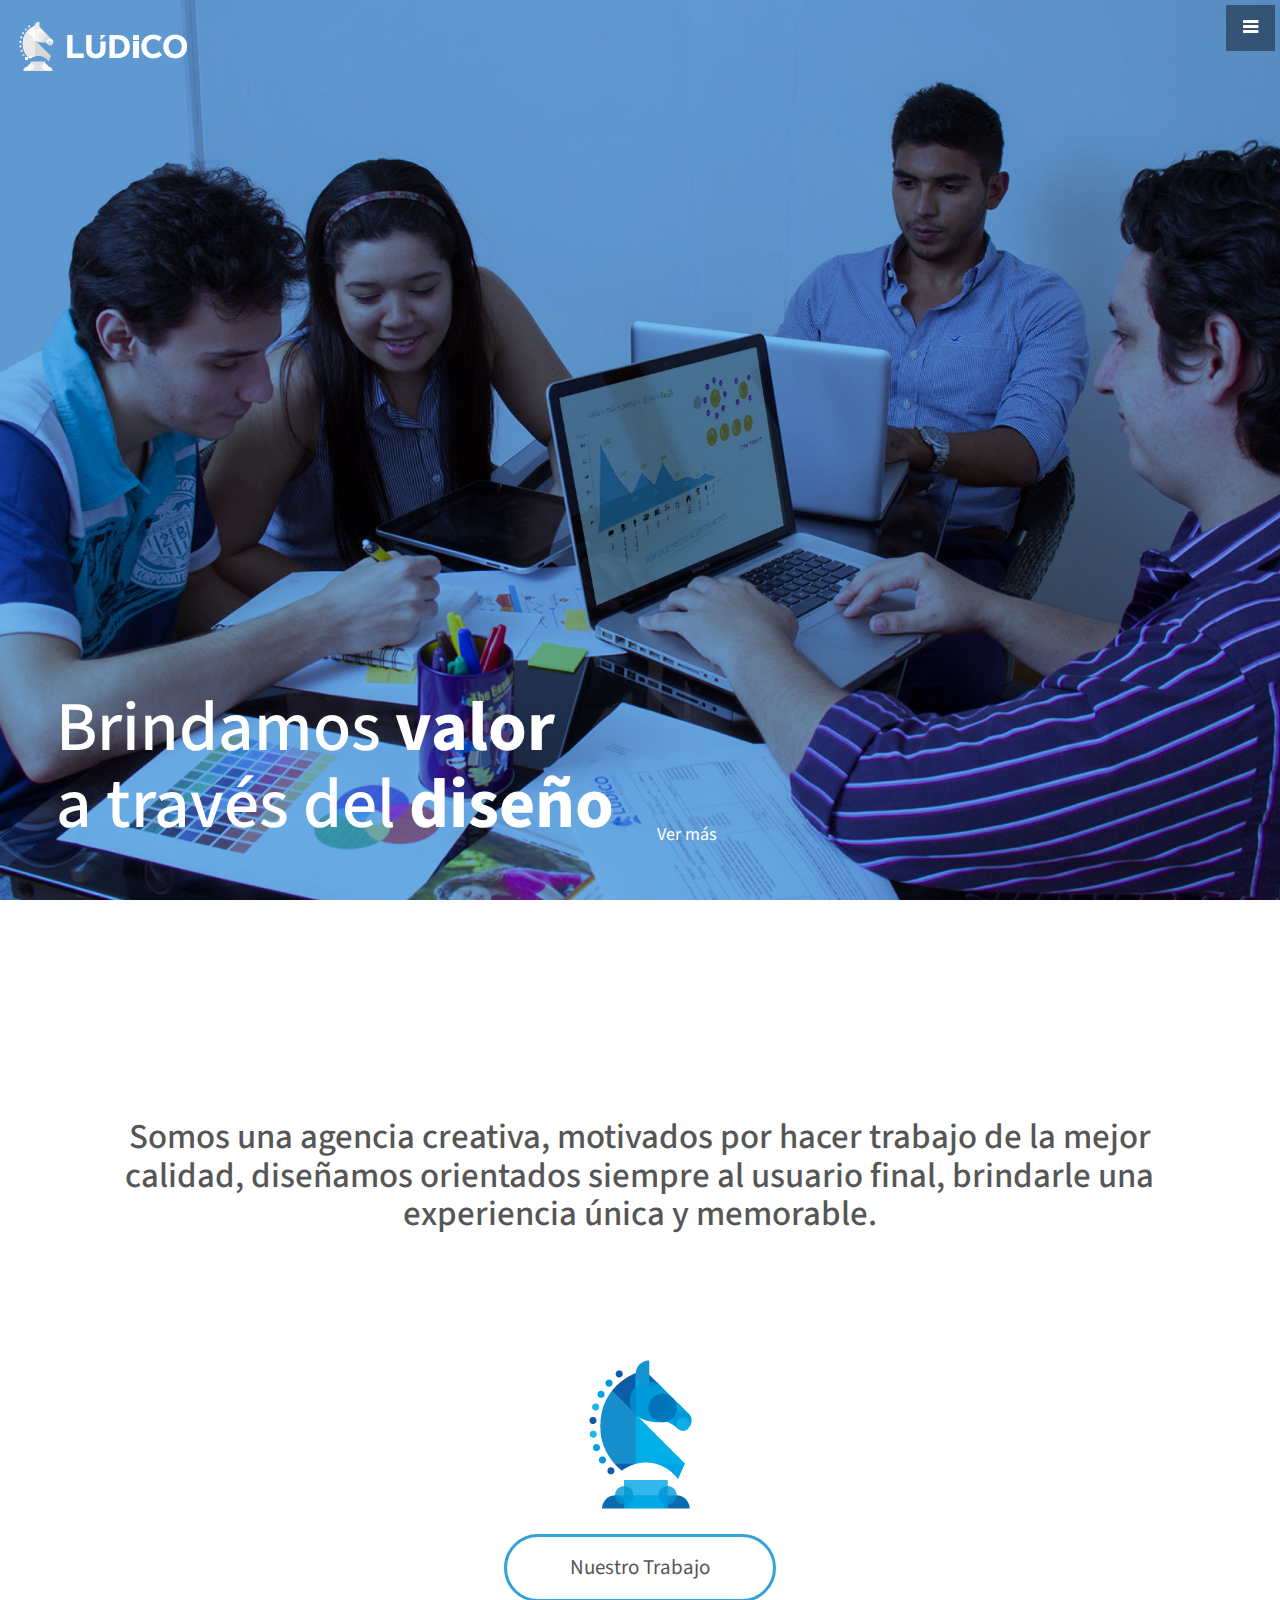
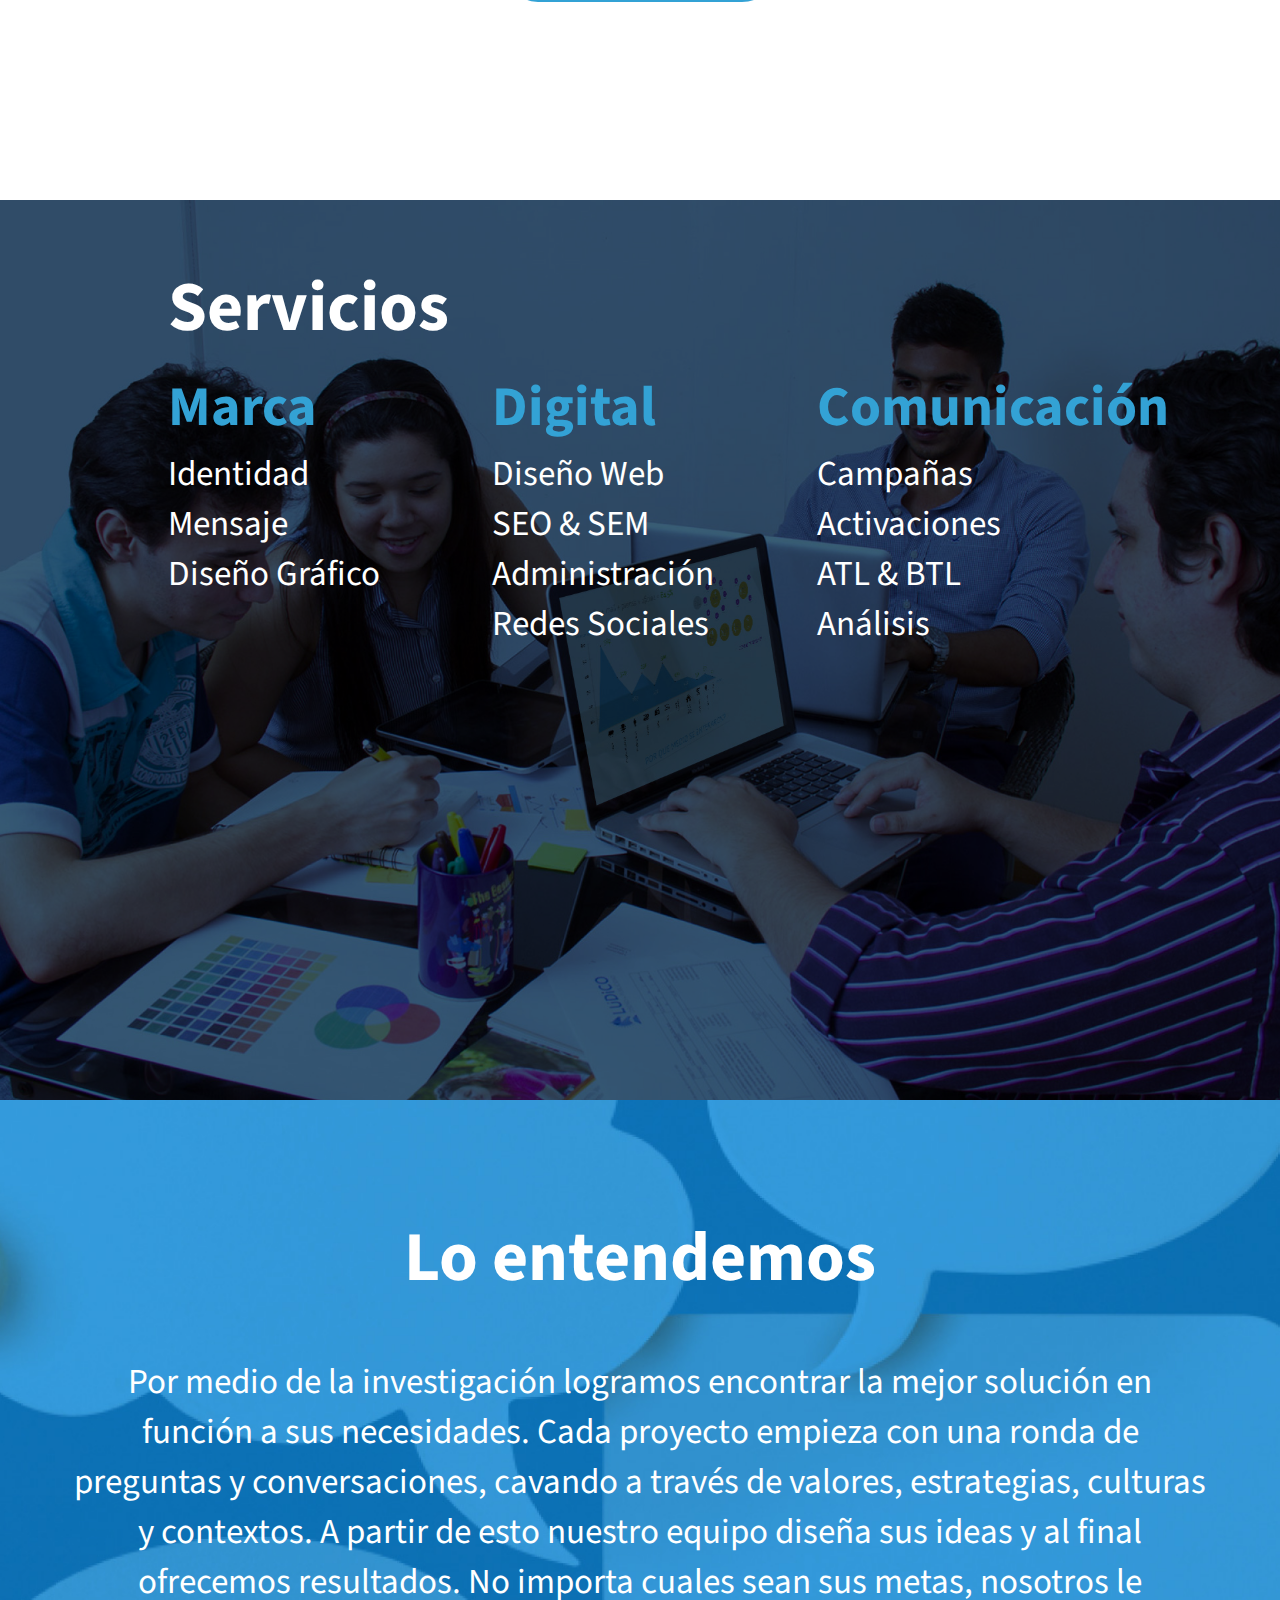
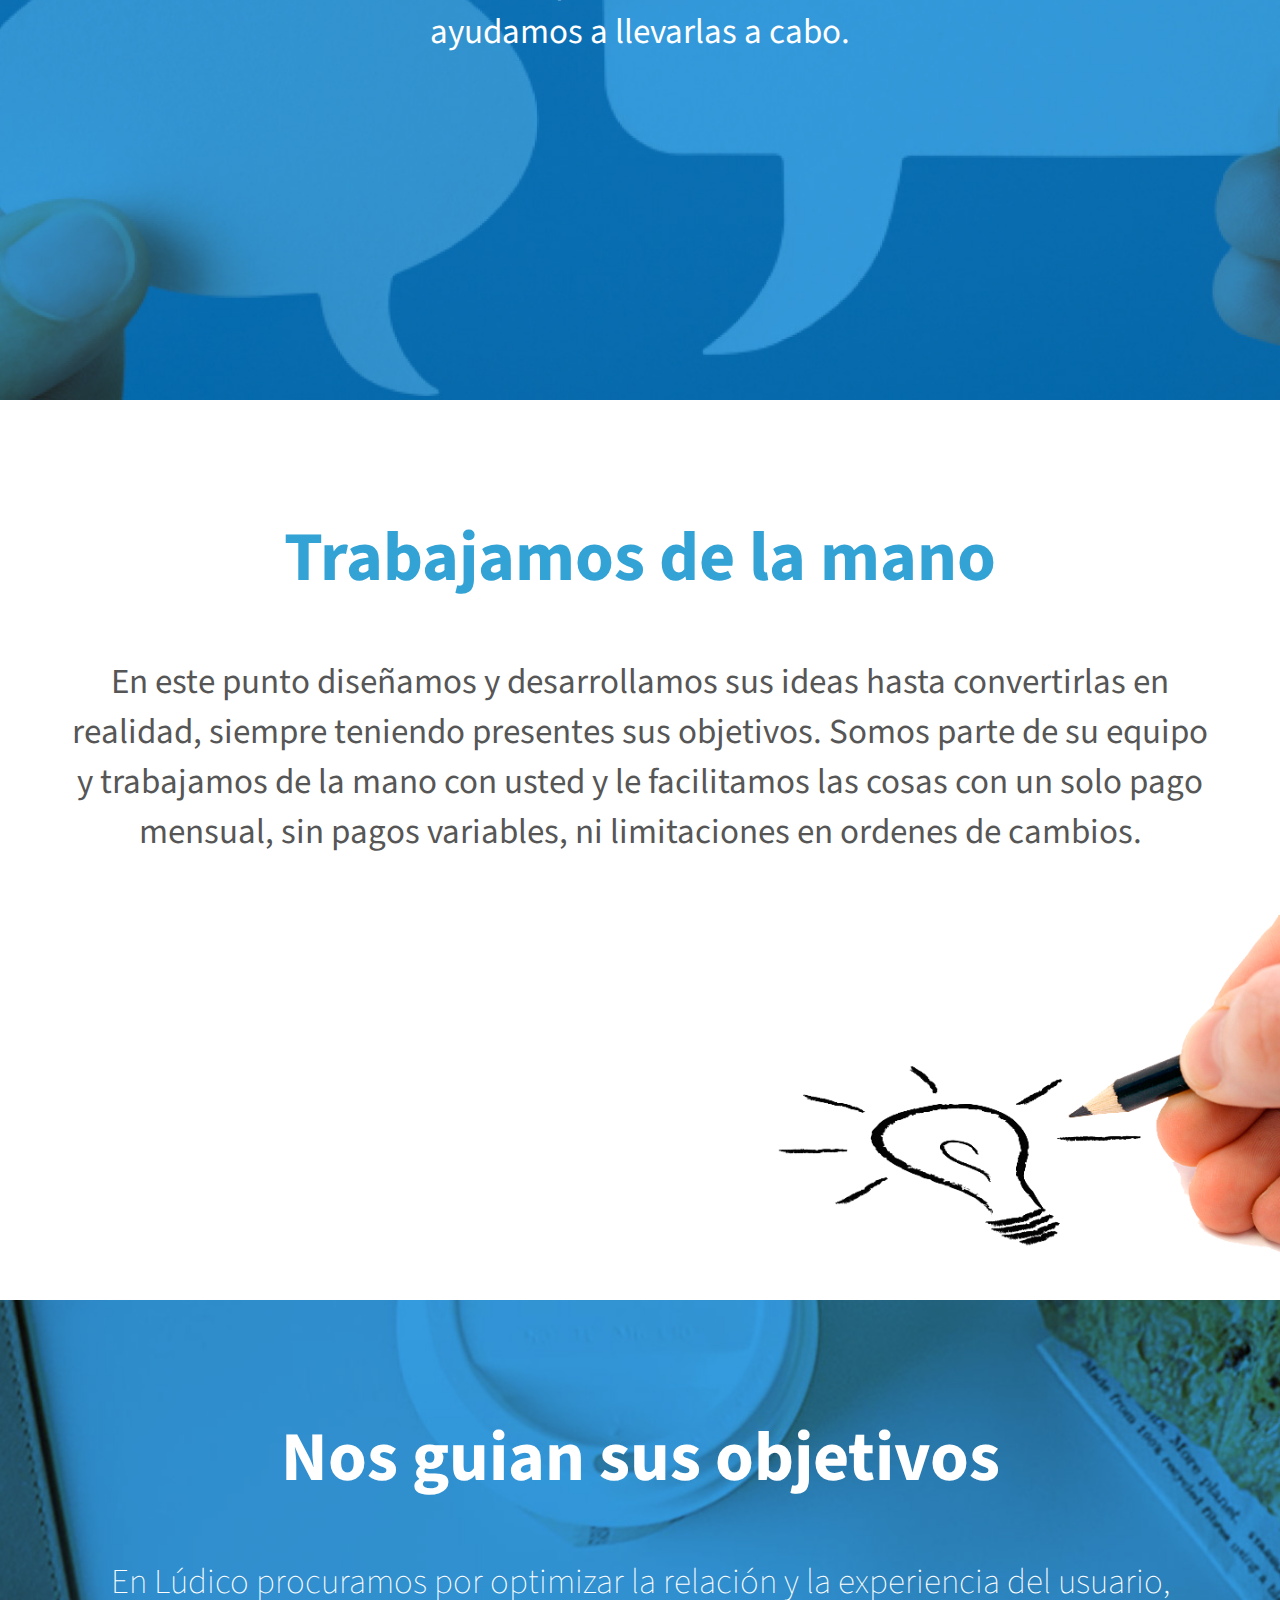
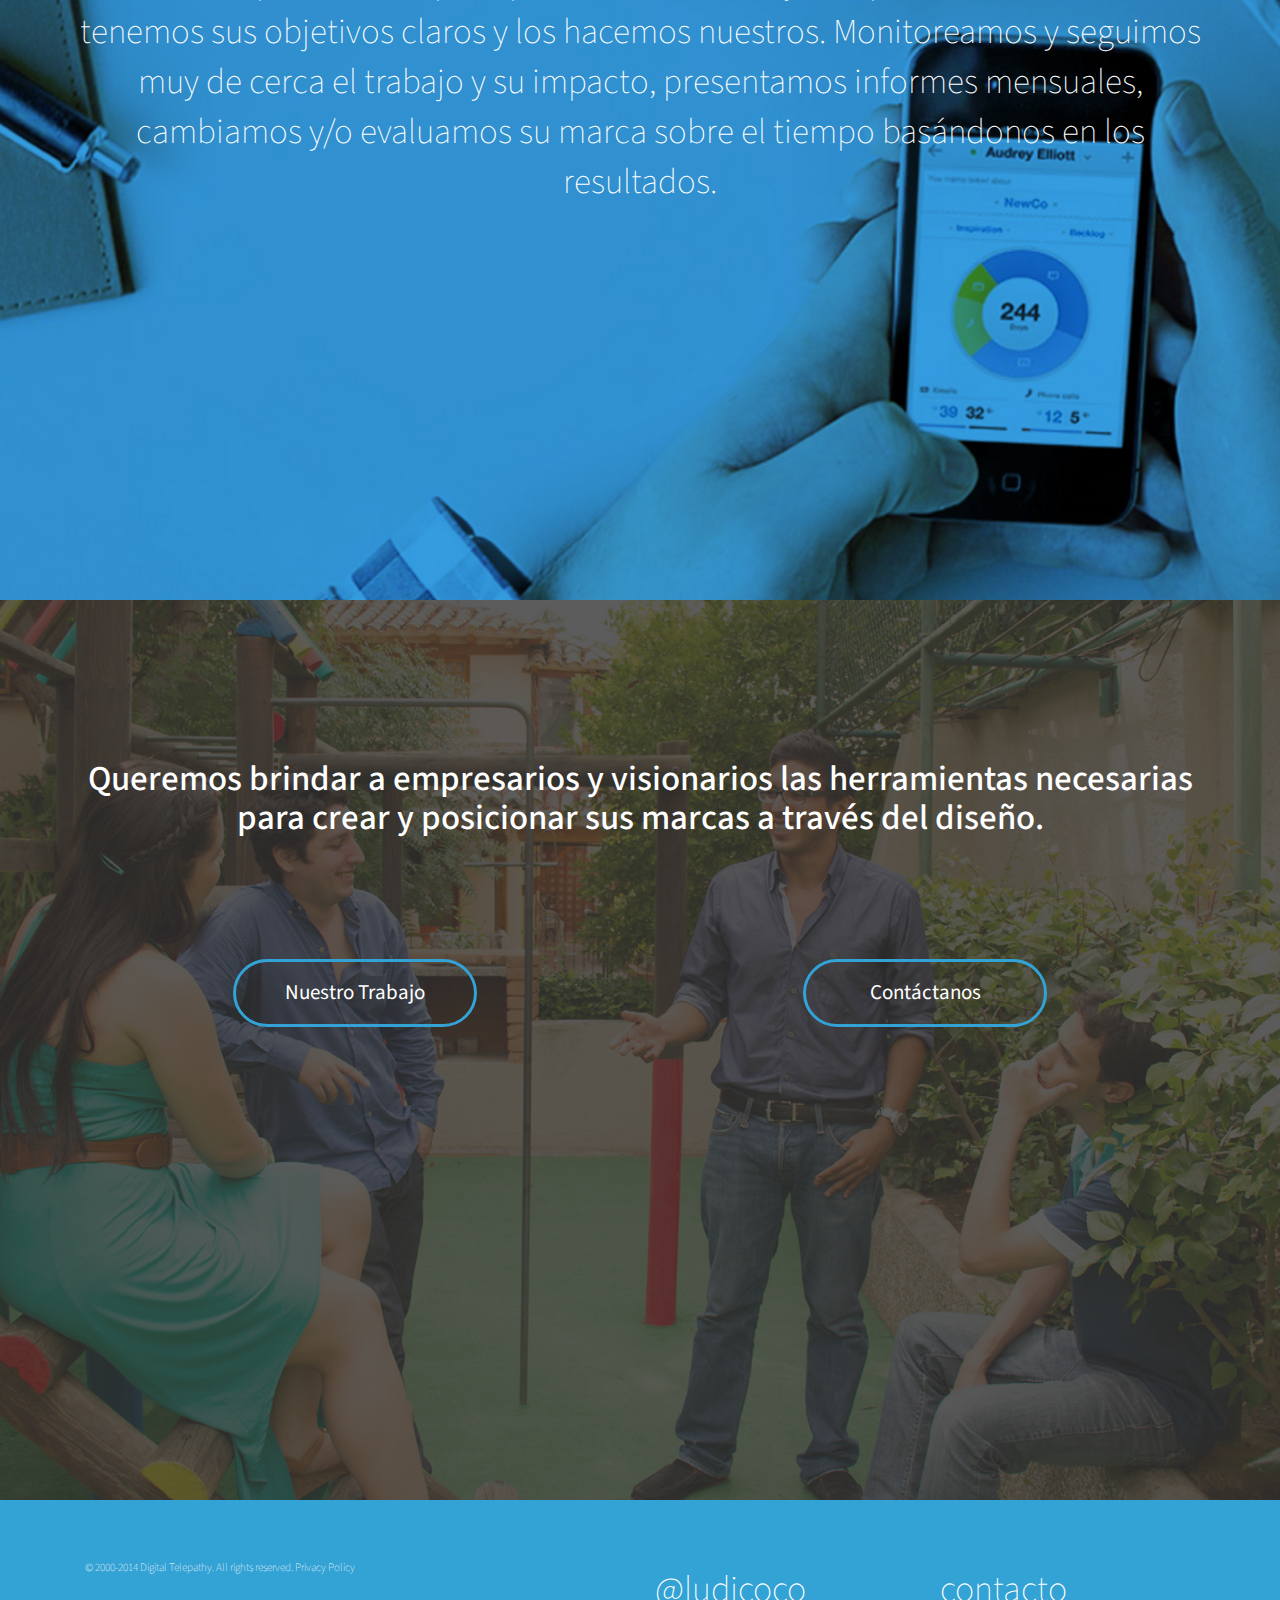
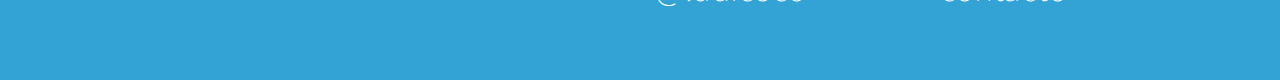
<file: index.html>
<!DOCTYPE html>
<html lang="en">

<head>

    <meta charset="utf-8">
    <meta http-equiv="X-UA-Compatible" content="IE=edge">
    <meta name="viewport" content="width=device-width, initial-scale=1">
    <meta name="description" content="">
    <meta name="author" content="">

    <title>Ludico - Diseño y publicidad</title>

    <!-- Bootstrap Core CSS -->
    <link href="css/bootstrap.min.css" rel="stylesheet">

    <!-- Custom CSS -->
    <link href="css/stylish-portfolio.css" rel="stylesheet">

    <!-- Custom Fonts -->
    <link href="font-awesome-4.1.0/css/font-awesome.min.css" rel="stylesheet" type="text/css">
    <link href="http://fonts.googleapis.com/css?family=Source+Sans+Pro:300,400,700,300italic,400italic,700italic" rel="stylesheet" type="text/css">

    <!-- HTML5 Shim and Respond.js IE8 support of HTML5 elements and media queries -->
    <!-- WARNING: Respond.js doesn't work if you view the page via file:// -->
    <!--[if lt IE 9]>
        <script src="https://oss.maxcdn.com/libs/html5shiv/3.7.0/html5shiv.js"></script>
        <script src="https://oss.maxcdn.com/libs/respond.js/1.4.2/respond.min.js"></script>
    <![endif]-->

</head>

<body>

    <!-- Navigation -->
    <a id="menu-toggle" href="#" class="btn btn-dark btn-lg toggle"><i class="fa fa-bars"></i> </a>
    <nav id="sidebar-wrapper">
        <ul class="sidebar-nav">
            <a id="menu-close" href="#" class="btn btn-light btn-lg pull-right toggle"><i class="fa fa-times"></i></a>
            <li class="sidebar-brand">
                <a href="#top">Ludico</a>
            </li>
            <li>
                <a href="#top">Inicio</a>
            </li>
            <li>
                <a href="portfolio.html">Trabajos</a>
            </li>
            <li>
                <a href="#">Blog</a>
            </li>
            <li>
                <a href="#contact">Contacto</a>
            </li>

            <li>
                <a href="#top">Top</a>
            </li>
            <li>
                <a href="#about">About</a>
            </li>
            <li>
                <a href="#services">Services</a>
            </li>
            <li>
                <a href="#understand">Understand</a>
            </li>
            <li>
                <a href="#hand">Hand</a>
            </li>
            <li>
                <a href="#guide">Guide</a>
            </li>
            <li>
                <a href="#work">Work</a>
            </li>
        </ul>
    </nav>



    <!-- Header -->
    <header id="top" class="header nextScroll">
        <img src="img/logo.png"/>
        <div class="intro">
            <h3>Brindamos <span>valor</span></h3>
            <h3>a través del <span>diseño</span></h3>
        </div>
        <div class="btnVerMas">
            <a href="#about" class="btn btn-lg">Ver más</a>
        </div>
    </header>

    <!-- About -->
    <section id="about" class="about nextScroll">
        <div class="container">
            <div class="row">
                <div class="col-lg-12 v-wrap">
                    <section class="v-box">
                        <h2>Somos una agencia creativa, motivados por hacer trabajo de la
                            mejor calidad, diseñamos orientados siempre al usuario final,
                            brindarle una experiencia única y memorable.
                        </h2>
                        <figure>
                            <img src="img/logosimbolo.png"/>
                        </figure>
                        <a href="portfolio.html" class="btn btn-mybtn btn-mylg">Nuestro Trabajo</a>
                    </section>
                </div>
            </div>
            <!-- /.row -->
        </div>
        <!-- /.container -->
    </section>

    <!-- Services -->
    <!-- The circle icons use Font Awesome's stacked icon classes. For more information, visit http://fontawesome.io/examples/ -->
    <section id="services" class="services bg-primary nextScroll">
        <div class="content">
            <div class="container">
                <div class="row">
                    <div class="col-lg-10 col-lg-offset-1">
                        <h2>Servicios</h2>
                        <div class="row">
                            <div class="col-sm-4">
                                <div class="service-item">
                                    <h3>Marca</h3>
                                    <ul>
                                        <li>Identidad</li>
                                        <li>Mensaje</li>
                                        <li>Diseño Gráfico</li>
                                    </ul>
                                </div>
                            </div>
                            <div class="col-sm-4">
                                <div class="service-item">
                                    <h3>
                                        <strong>Digital</strong>
                                    </h3>
                                    <ul>
                                        <li>Diseño Web</li>
                                        <li>SEO & SEM</li>
                                        <li>Administración</li>
                                        <li>Redes Sociales</li>
                                    </ul>
                                </div>
                            </div>
                            <div class="col-sm-4">
                                <div class="service-item">
                                    <h3>
                                        <strong>Comunicación</strong>
                                    </h3>
                                    <ul>
                                        <li>Campañas</li>
                                        <li>Activaciones</li>
                                        <li>ATL & BTL</li>
                                        <li>Análisis</li>
                                    </ul>
                                </div>
                            </div>
                        </div>
                        <!-- /.row (nested) -->
                    </div>
                    <!-- /.col-lg-10 -->
                </div>
                <!-- /.row -->
            </div>
            <!-- /.container -->
        </div>
    </section>

    <!-- Understand -->
    <section id="understand" class="understand nextScroll">
        <div class="container">
            <div class="row">
                <div class="col-lg-12 text-center">
                    <h2>Lo entendemos</h2>
                    <p>
                        Por medio de la investigación logramos encontrar la mejor solución en función a
                        sus necesidades. Cada proyecto empieza con una ronda de preguntas y
                        conversaciones, cavando a través de valores, estrategias, culturas y contextos.
                        A partir de esto nuestro equipo diseña sus ideas y al final ofrecemos resultados.
                        No importa cuales sean sus metas, nosotros le ayudamos a llevarlas a cabo.
                    </p>
                </div>
            </div>
            <!-- /.row -->
        </div>
        <!-- /.container -->
    </section>

    <!-- Hand -->
    <section id="hand" class="hand nextScroll">
        <div class="container">
            <div class="row">
                <div class="col-lg-12 text-center">
                    <h2>Trabajamos de la mano</h2>
                    <p>
                        En este punto diseñamos y desarrollamos sus ideas hasta convertirlas en realidad,
                        siempre teniendo presentes sus objetivos. Somos parte de su equipo y trabajamos
                        de la mano con usted y le facilitamos las cosas con un solo pago mensual, sin pagos
                        variables, ni limitaciones en ordenes de cambios.
                    </p>
                </div>
                <figure>
                    <img src="img/servicios.png" />
                </figure>
            </div>
            <!-- /.row -->
        </div>
        <!-- /.container -->
    </section>

    <!-- Guide -->
    <section id="guide" class="guide nextScroll">
        <div class="container">
            <div class="row">
                <div class="col-lg-12 text-center">
                    <h2>Nos guian sus objetivos</h2>
                    <p>
                        En Lúdico procuramos por optimizar la relación y la experiencia del usuario, tenemos
                        sus objetivos claros y los hacemos nuestros. Monitoreamos y seguimos muy de cerca
                        el trabajo y su impacto, presentamos informes mensuales, cambiamos y/o evaluamos
                        su marca sobre el tiempo basándonos en los resultados.
                    </p>
                </div>
            </div>
            <!-- /.row -->
        </div>
        <!-- /.container -->
    </section>

    <!-- Work -->
    <section id="work" class="work nextScroll">
        <div class="container">
            <div class="row">
                <div class="col-lg-12 text-center">
                    <h4>Queremos brindar a empresarios y visionarios las herramientas
                        necesarias para crear y posicionar sus marcas a través del diseño.
                    </h4>
                </div>

                <div class="col-sm-12 My-center-Position">
                    <div class="col-sm-6">
                        <a href="portfolio.html" class="btn btn-mybtn btn-mylg">Nuestro Trabajo</a>
                    </div>
                    <div class="col-sm-6">
                        <a href="#" class="btn btn-mybtn btn-mylg">Contáctanos</a>
                    </div>
                </div>
            </div>
            <!-- /.row -->
        </div>
        <!-- /.container -->
    </section>

    <!-- Footer -->
    <footer>
        <div class="container">
            <div class="row">
                <div class="col-lg-12">
                    <p class="col-md-6">© 2000-2014 Digital Telepathy. All rights reserved. Privacy Policy</p>
                    <h4 class="col-sm-3"><a href="#">@ludicoco</a></h4>
                    <h4 class="col-sm-3"><a href="#">contacto</a></h4>
                </div>
            </div>
        </div>
    </footer>

    <!-- jQuery -->
    <script src="js/jquery.js"></script>

    <!-- Bootstrap Core JavaScript -->
    <script src="js/bootstrap.min.js"></script>



    <!-- Custom Theme JavaScript -->
    <script>



    // Closes the sidebar menu
    $("#menu-close").click(function(e) {
        e.preventDefault();
        $("#sidebar-wrapper").toggleClass("active");
    });

    // Opens the sidebar menu
    $("#menu-toggle").click(function(e) {
        e.preventDefault();
        $("#sidebar-wrapper").toggleClass("active");
    });



    $(function(){
        var flag = 0;

        //last scroll will always save the current scroll position value
        var CurrentScroll = 0;

        var top = $("#top").offset().top;
        var about = $("#about").offset().top;
        var services = $("#services").offset().top;
        var understand = $("#understand").offset().top;
        var hand = $("#hand").offset().top;
        var guide = $("#guide").offset().top;
        var work = $("#work").offset().top;


        // Scrolls to the selected menu item on the page
        $('a[href*=#]:not([href=#])').click(function() {

            if (location.pathname.replace(/^\//, '') == this.pathname.replace(/^\//, '') || location.hostname == this.hostname) {
                var target = $(this.hash);
                target = target.length ? target : $('[name=' + this.hash.slice(1) + ']');
                if (target.length) {
                    $('html,body').animate({
                        scrollTop: target.offset().top
                    }, 1000);
                    flag = 0;
                    return false;
                }
            }
        });



        // Scrolls when the users scrolls
        $(window).scroll(function(event){
            var NextScroll = $(this).scrollTop();

            /*
            var id = "#";
            var idNext = "#";
            if (location.hash==""){
                id = "#top";
            } else {
                id = location.hash;
            }

            var target = $(id).next();
            idNext = target.next().attr('id');
            */



            if (NextScroll > CurrentScroll){
                //write the codes related to down-ward scrolling here

                /*
                var idNext = "#";

                if (NextScroll > top && NextScroll <= about){
                    //Current section = top
                    idNext = $("#about");
                } else if (NextScroll > about && NextScroll <= services){
                    //Current section = about
                    idNext = $("#services");
                } else if (NextScroll > services && NextScroll <= understand){
                    //Current section = services
                    idNext = $("#understand");
                } else if (NextScroll > understand && NextScroll <= hand){
                    //Current section = understand
                } else if (NextScroll > hand && NextScroll <= guide){
                    //Current section = hand
                } else if (NextScroll > guide && NextScroll <= work){
                    //Current section = guide
                } else if (NextScroll > guide && NextScroll <= work){
                    //Current section = work
                }

                var target = $(idNext);
                var targetId = "#" + target.attr('id');

                $('a[href$="' + targetId + '"]').click();
                */





                /*if (flag == 0){
                    flag = 1;
                    var id = location.hash;
                    var target = $(id).next();
                    $('a[href$="#" + target.attr]').click();
                }*/

                //$('a[href$="' + targetId + '"]').click();


                /*$('html,body').animate({
                    scrollTop: target.offset().top
                    //scrollTop: $("#"+id).offset().top
                }, 1000);
                //location.hash = idNext;
                return false;
                */

            }
            else {
                //write the codes related to upward-scrolling here
            }
            //Updates current scroll position
            CurrentScroll = NextScroll;
        });
    });

    </script>

</body>

</html>
</file>
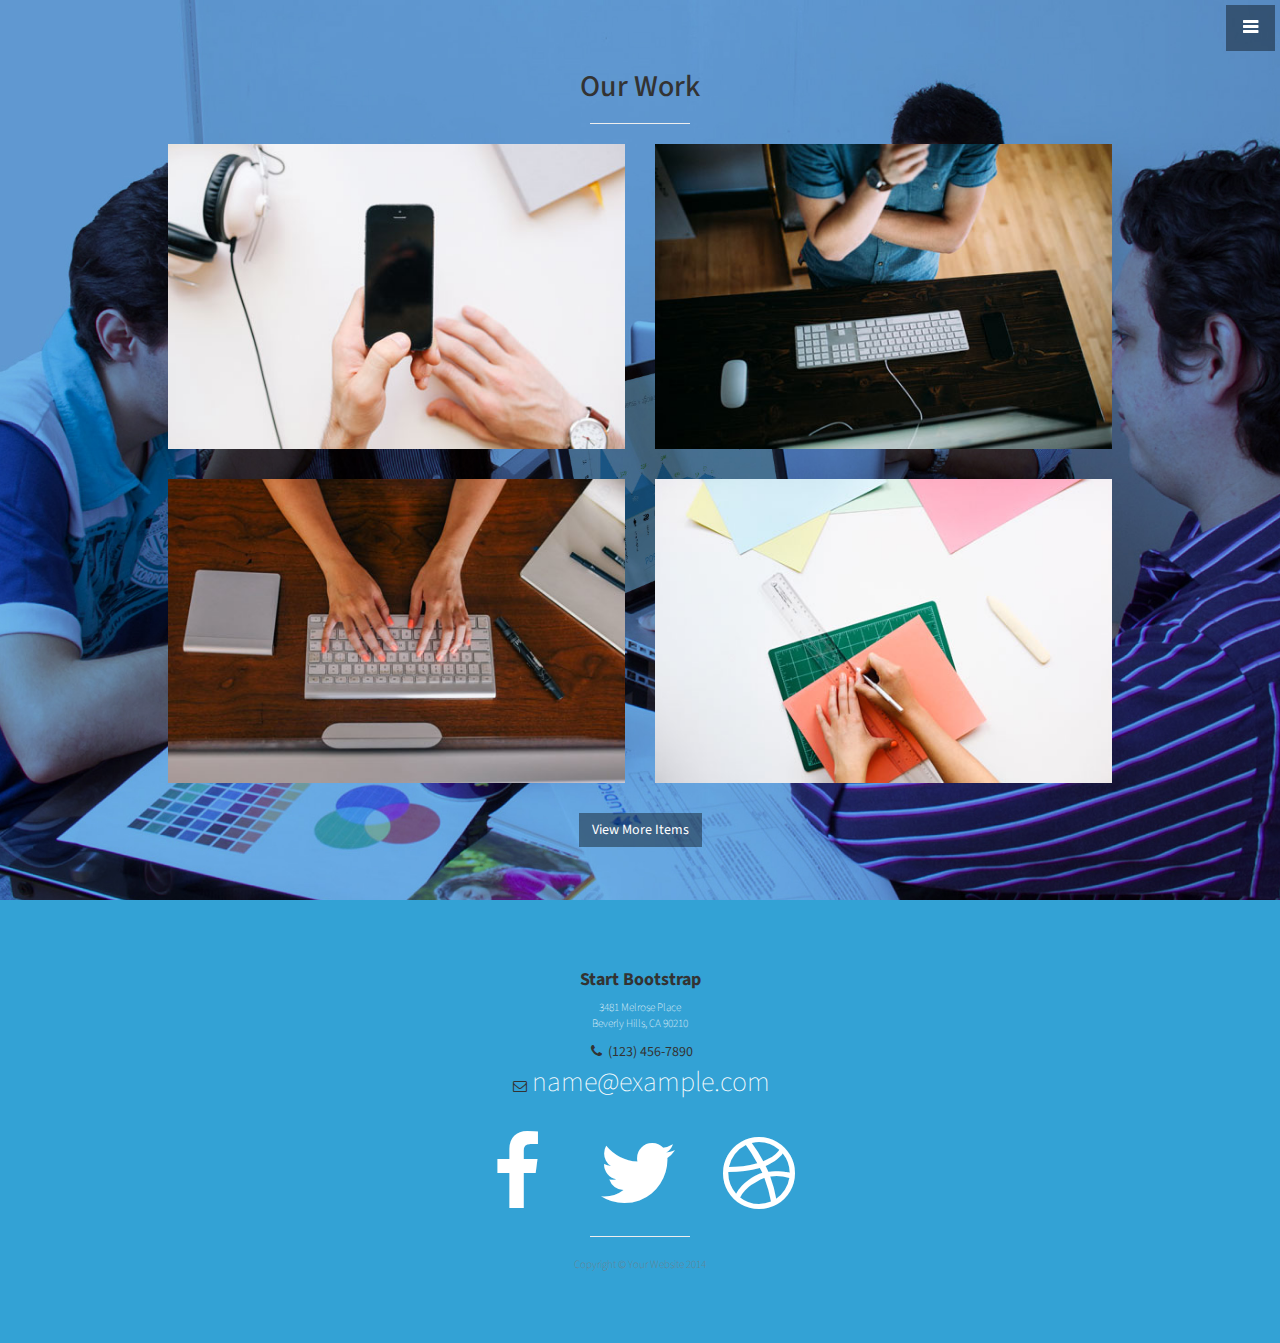
<file: portfolio.html>
<!DOCTYPE html>
<html lang="en">

<head>

    <meta charset="utf-8">
    <meta http-equiv="X-UA-Compatible" content="IE=edge">
    <meta name="viewport" content="width=device-width, initial-scale=1">
    <meta name="description" content="">
    <meta name="author" content="">

    <title>Ludico - Diseño y publicidad</title>

    <!-- Bootstrap Core CSS -->
    <link href="css/bootstrap.min.css" rel="stylesheet">

    <!-- Custom CSS -->
    <link href="css/stylish-portfolio.css" rel="stylesheet">

    <!-- Custom Fonts -->
    <link href="font-awesome-4.1.0/css/font-awesome.min.css" rel="stylesheet" type="text/css">
    <link href="http://fonts.googleapis.com/css?family=Source+Sans+Pro:300,400,700,300italic,400italic,700italic" rel="stylesheet" type="text/css">

    <!-- HTML5 Shim and Respond.js IE8 support of HTML5 elements and media queries -->
    <!-- WARNING: Respond.js doesn't work if you view the page via file:// -->
    <!--[if lt IE 9]>
    <script src="https://oss.maxcdn.com/libs/html5shiv/3.7.0/html5shiv.js"></script>
    <script src="https://oss.maxcdn.com/libs/respond.js/1.4.2/respond.min.js"></script>
    <![endif]-->

</head>

<body>

<!-- Navigation -->
<a id="menu-toggle" href="#" class="btn btn-dark btn-lg toggle"><i class="fa fa-bars"></i></a>
<nav id="sidebar-wrapper">
    <ul class="sidebar-nav">
        <a id="menu-close" href="#" class="btn btn-light btn-lg pull-right toggle"><i class="fa fa-times"></i></a>
        <li class="sidebar-brand">
            <a href="index.html">Ludico</a>
        </li>
        <li>
            <a href="#top">Inicio</a>
        </li>
        <li>
            <a href="#">Trabajos</a>
        </li>
        <li>
            <a href="#">Blog</a>
        </li>
        <li>
            <a href="#contact">Contacto</a>
        </li>
    </ul>
</nav>

<!-- Header -->
<header id="top" class="header">
    <!-- Portfolio -->
    <section id="portfolio" class="portfolio">
        <div class="container">
            <div class="row">
                <div class="col-lg-10 col-lg-offset-1 text-center">
                    <h2>Our Work</h2>
                    <hr class="small">
                    <div class="row">
                        <div class="col-md-6">
                            <div class="portfolio-item">
                                <a href="#">
                                    <img class="img-portfolio img-responsive" src="img/portfolio-1.jpg">
                                </a>
                            </div>
                        </div>
                        <div class="col-md-6">
                            <div class="portfolio-item">
                                <a href="#">
                                    <img class="img-portfolio img-responsive" src="img/portfolio-2.jpg">
                                </a>
                            </div>
                        </div>
                        <div class="col-md-6">
                            <div class="portfolio-item">
                                <a href="#">
                                    <img class="img-portfolio img-responsive" src="img/portfolio-3.jpg">
                                </a>
                            </div>
                        </div>
                        <div class="col-md-6">
                            <div class="portfolio-item">
                                <a href="#">
                                    <img class="img-portfolio img-responsive" src="img/portfolio-4.jpg">
                                </a>
                            </div>
                        </div>
                    </div>
                    <!-- /.row (nested) -->
                    <a href="#" class="btn btn-dark">View More Items</a>
                </div>
                <!-- /.col-lg-10 -->
            </div>
            <!-- /.row -->
        </div>
        <!-- /.container -->
    </section>
</header>

<!-- Footer -->
<footer>
    <div class="container">
        <div class="row">
            <div class="col-lg-10 col-lg-offset-1 text-center">
                <h4><strong>Start Bootstrap</strong>
                </h4>
                <p>3481 Melrose Place<br>Beverly Hills, CA 90210</p>
                <ul class="list-unstyled">
                    <li><i class="fa fa-phone fa-fw"></i> (123) 456-7890</li>
                    <li><i class="fa fa-envelope-o fa-fw"></i>  <a href="mailto:name@example.com">name@example.com</a>
                    </li>
                </ul>
                <br>
                <ul class="list-inline">
                    <li>
                        <a href="#"><i class="fa fa-facebook fa-fw fa-3x"></i></a>
                    </li>
                    <li>
                        <a href="#"><i class="fa fa-twitter fa-fw fa-3x"></i></a>
                    </li>
                    <li>
                        <a href="#"><i class="fa fa-dribbble fa-fw fa-3x"></i></a>
                    </li>
                </ul>
                <hr class="small">
                <p class="text-muted">Copyright &copy; Your Website 2014</p>
            </div>
        </div>
    </div>
</footer>

<!-- jQuery -->
<script src="js/jquery.js"></script>

<!-- Bootstrap Core JavaScript -->
<script src="js/bootstrap.min.js"></script>

<!-- Custom Theme JavaScript -->
<script>
    // Closes the sidebar menu
    $("#menu-close").click(function(e) {
        e.preventDefault();
        $("#sidebar-wrapper").toggleClass("active");
    });

    // Opens the sidebar menu
    $("#menu-toggle").click(function(e) {
        e.preventDefault();
        $("#sidebar-wrapper").toggleClass("active");
    });

    // Scrolls to the selected menu item on the page
    $(function() {
        $('a[href*=#]:not([href=#])').click(function() {
            if (location.pathname.replace(/^\//, '') == this.pathname.replace(/^\//, '') || location.hostname == this.hostname) {

                var target = $(this.hash);
                target = target.length ? target : $('[name=' + this.hash.slice(1) + ']');
                if (target.length) {
                    $('html,body').animate({
                        scrollTop: target.offset().top
                    }, 1000);
                    return false;
                }
            }
        });
    });
</script>

</body>

</html>
</file>
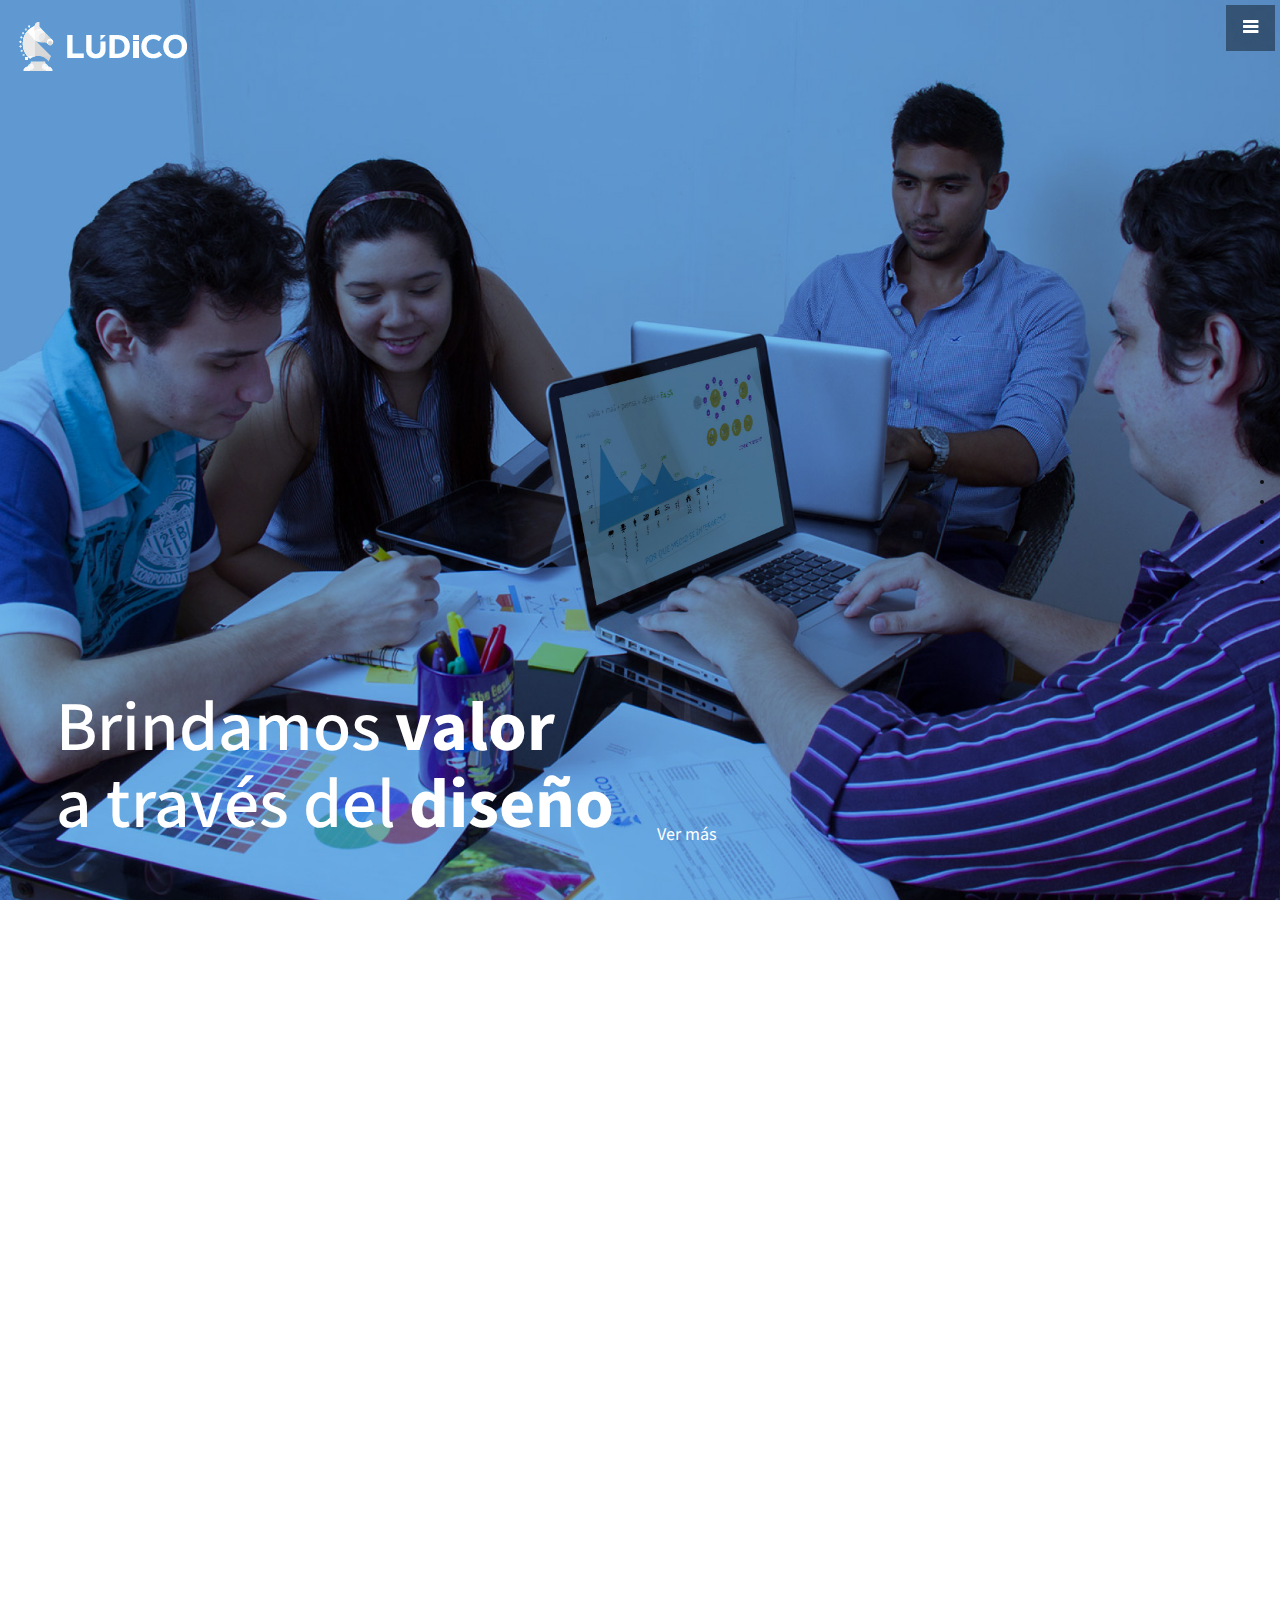
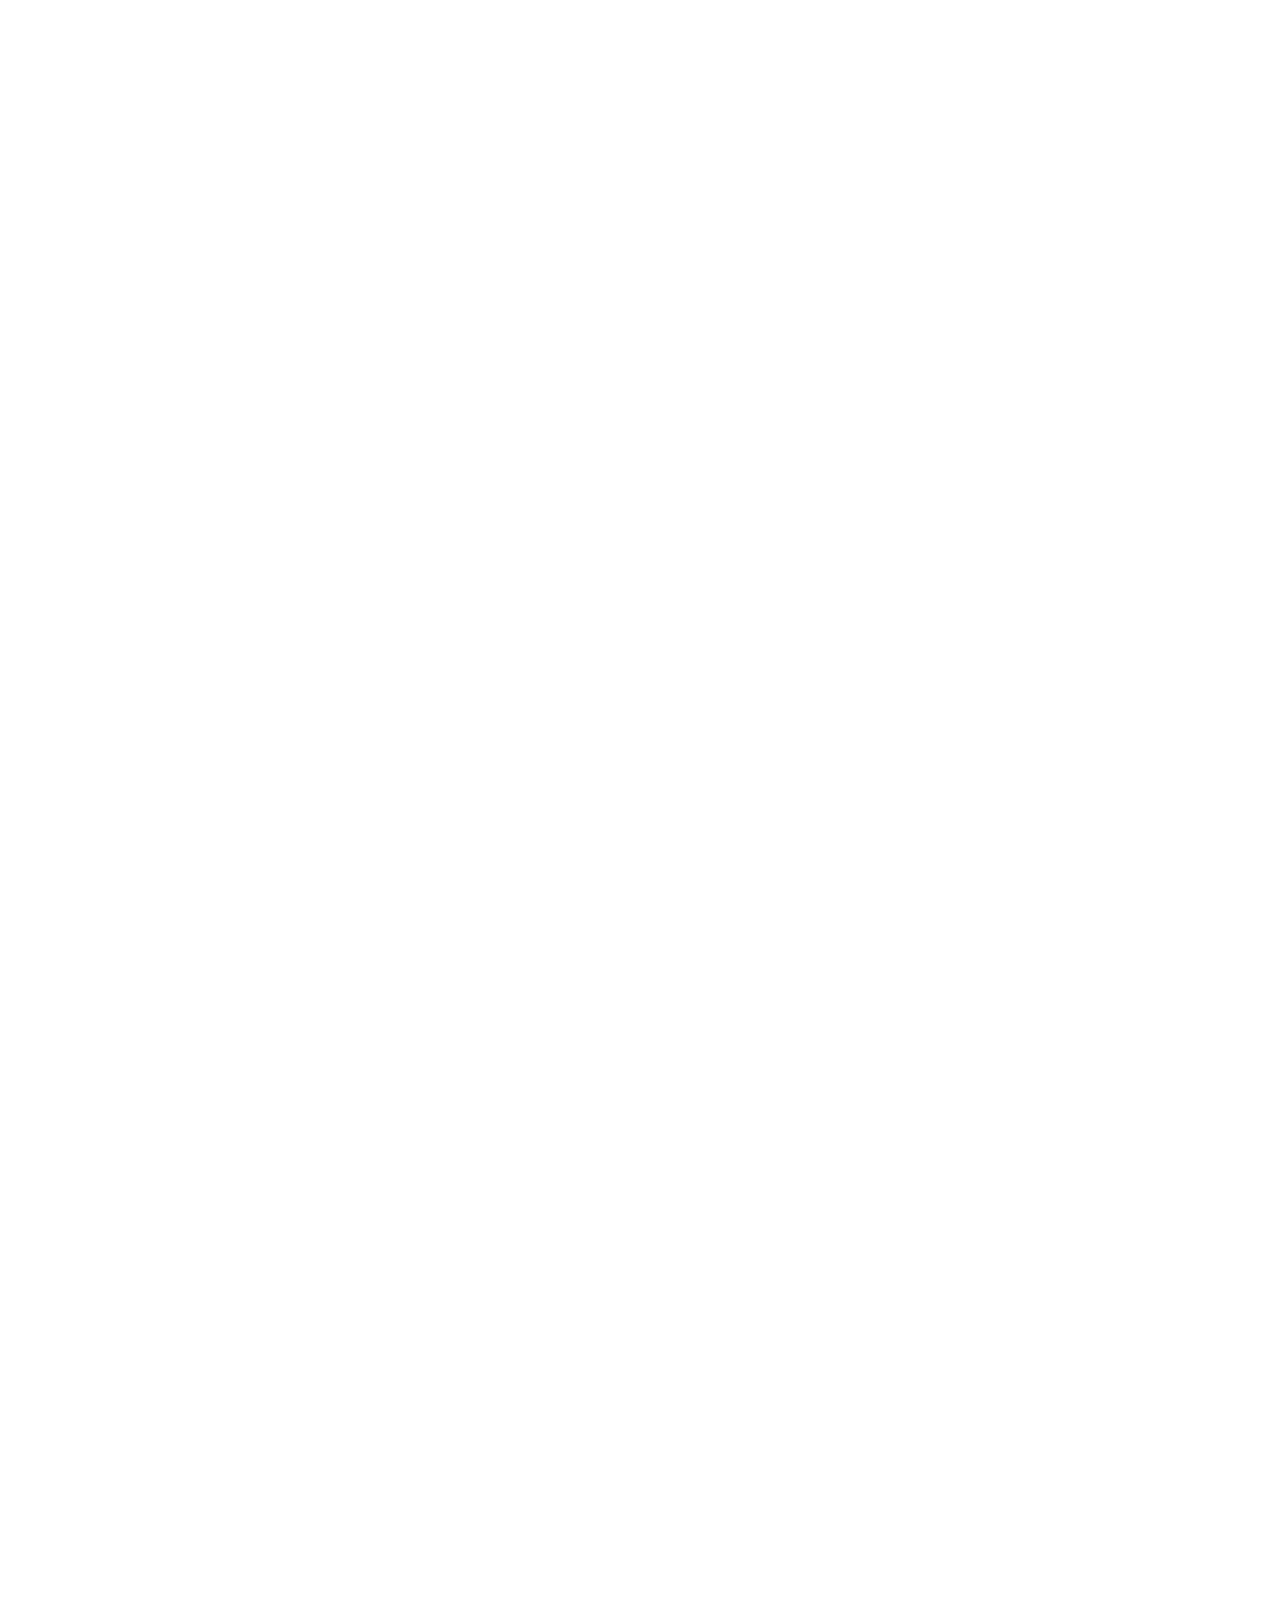
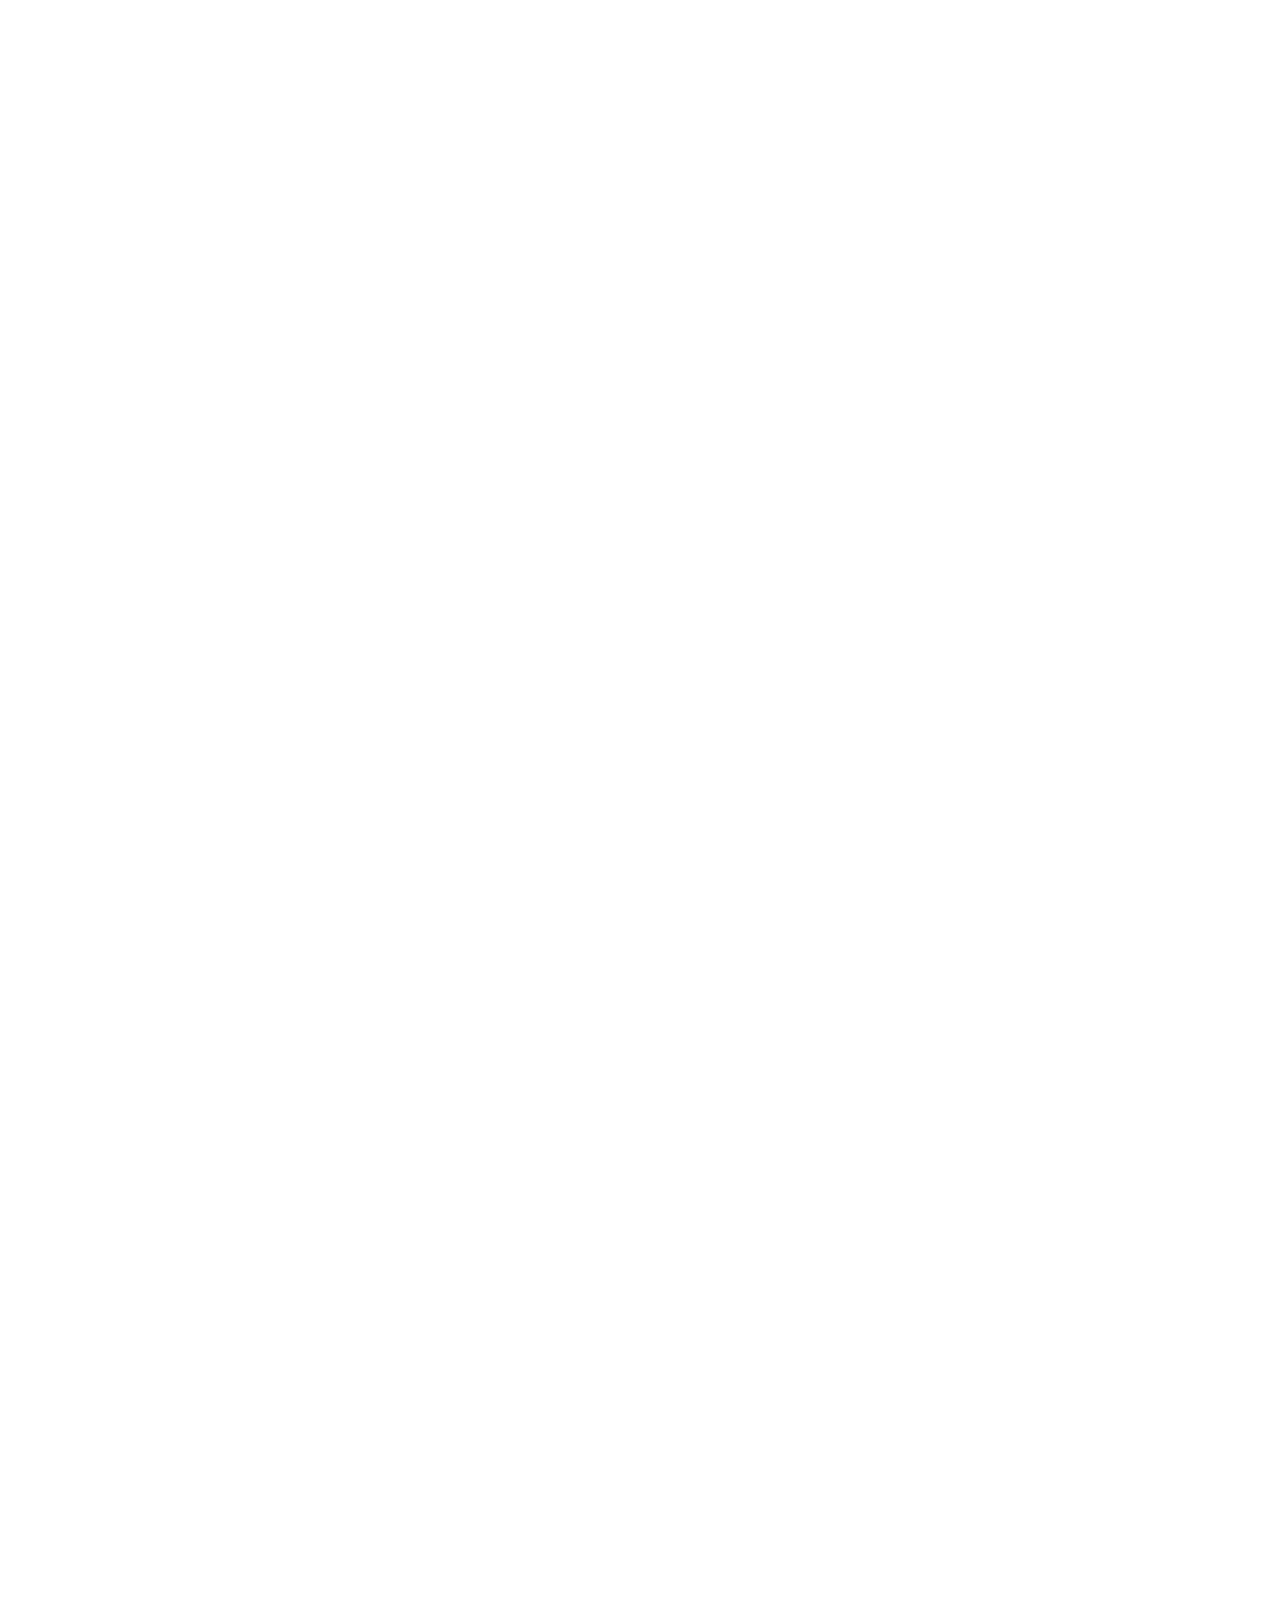
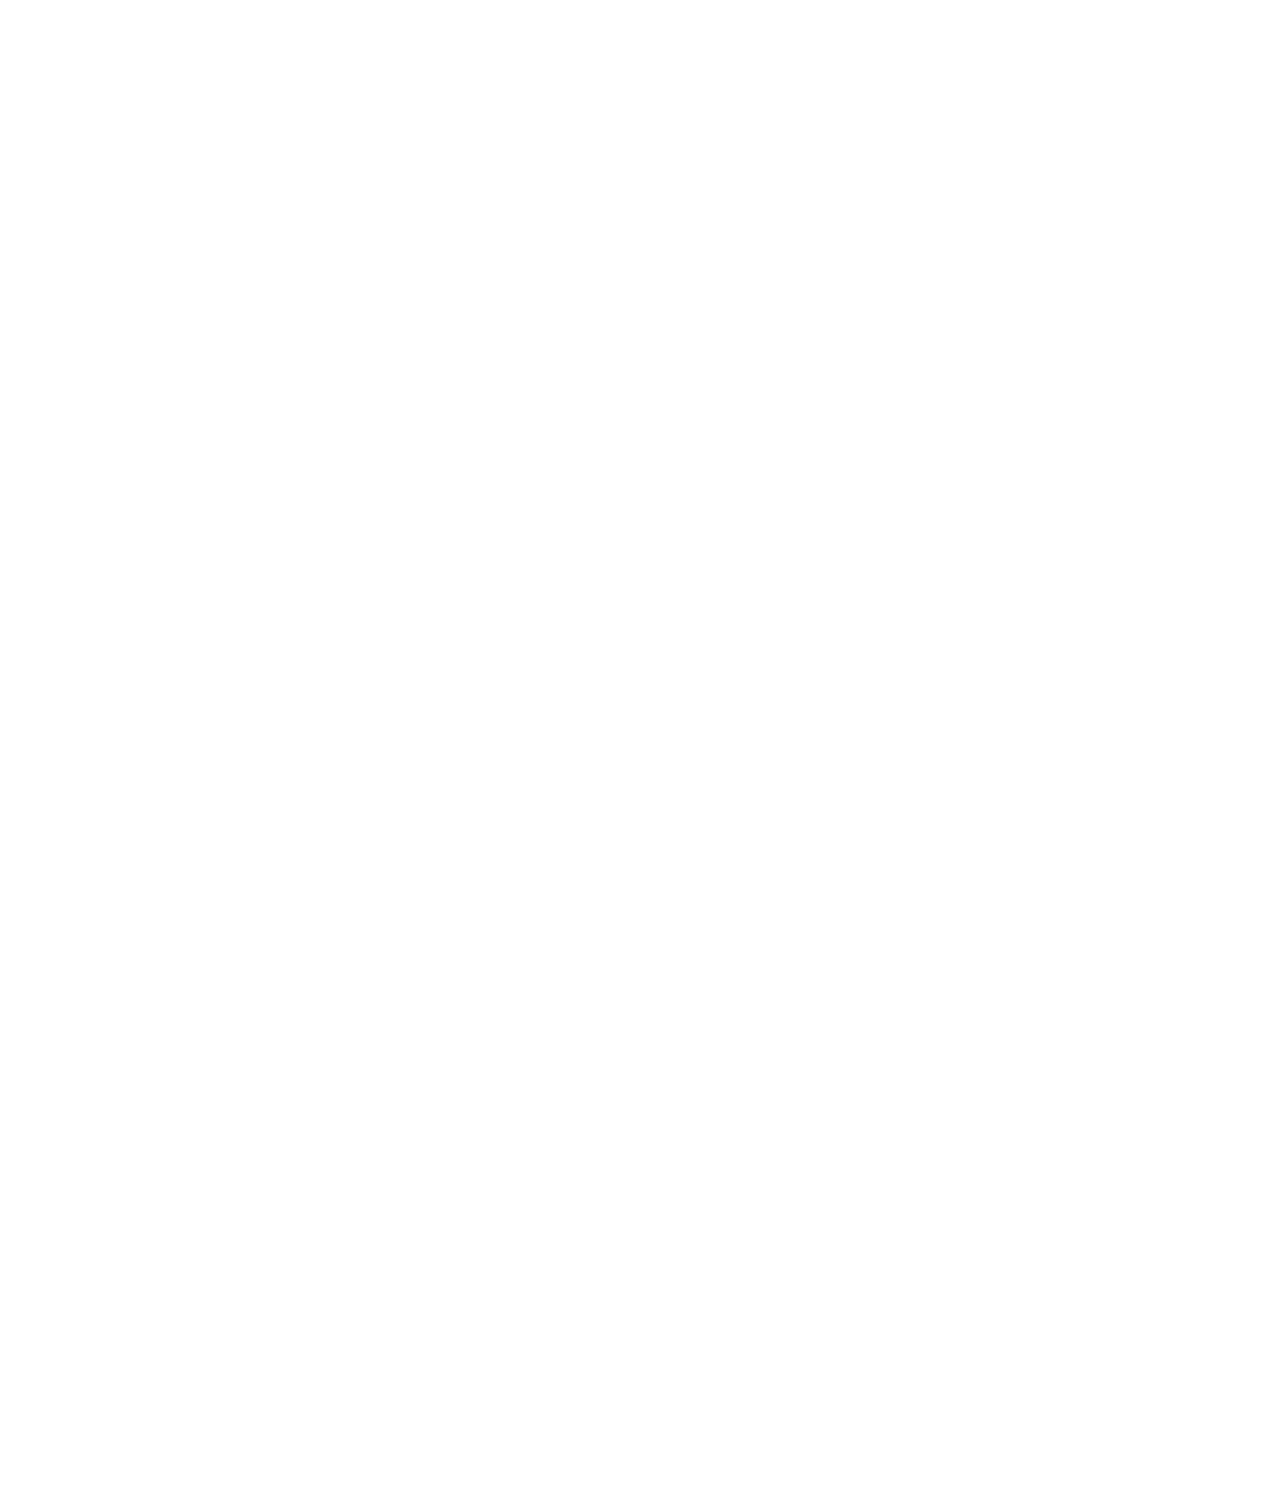
<file: temp.html>
<!DOCTYPE html>
<html lang="en">

<head>

    <meta charset="utf-8">
    <meta http-equiv="X-UA-Compatible" content="IE=edge">
    <meta name="viewport" content="width=device-width, initial-scale=1">
    <meta name="description" content="">
    <meta name="author" content="">

    <title>Ludico - Diseño y publicidad</title>

    <!-- Bootstrap Core CSS -->
    <link href="css/bootstrap.min.css" rel="stylesheet">

    <!-- Custom CSS -->
    <link href="css/stylish-portfolio.css" rel="stylesheet">

    <!-- Custom Fonts -->
    <link href="font-awesome-4.1.0/css/font-awesome.min.css" rel="stylesheet" type="text/css">
    <link href="http://fonts.googleapis.com/css?family=Source+Sans+Pro:300,400,700,300italic,400italic,700italic" rel="stylesheet" type="text/css">

    <!-- HTML5 Shim and Respond.js IE8 support of HTML5 elements and media queries -->
    <!-- WARNING: Respond.js doesn't work if you view the page via file:// -->
    <!--[if lt IE 9]>
        <script src="https://oss.maxcdn.com/libs/html5shiv/3.7.0/html5shiv.js"></script>
        <script src="https://oss.maxcdn.com/libs/respond.js/1.4.2/respond.min.js"></script>
    <![endif]-->

</head>

<body>

    <!-- Navigation -->
    <a id="menu-toggle" href="#" class="btn btn-dark btn-lg toggle"><i class="fa fa-bars"></i> </a>
    <nav id="sidebar-wrapper">
        <ul class="sidebar-nav">
            <a id="menu-close" href="#" class="btn btn-light btn-lg pull-right toggle"><i class="fa fa-times"></i></a>
            <li class="sidebar-brand">
                <a href="#top">Ludico</a>
            </li>
            <li>
                <a href="#top">Inicio</a>
            </li>
            <li>
                <a href="portfolio.html">Trabajos</a>
            </li>
            <li>
                <a href="#">Blog</a>
            </li>
            <li>
                <a href="#contact">Contacto</a>
            </li>

            <li>
                <a href="#top">Top</a>
            </li>
            <li>
                <a href="#about">About</a>
            </li>
            <li>
                <a href="#services">Services</a>
            </li>
            <li>
                <a href="#understand">Understand</a>
            </li>
            <li>
                <a href="#hand">Hand</a>
            </li>
            <li>
                <a href="#guide">Guide</a>
            </li>
            <li>
                <a href="#work">Work</a>
            </li>
        </ul>
    </nav>


    <div class="main">
        <!-- Header -->
        <section id="top" class="header nextScroll">
            <img src="img/logo.png"/>
            <div class="intro">
                <h3>Brindamos <span>valor</span></h3>
                <h3>a través del <span>diseño</span></h3>
            </div>
            <div class="btnVerMas">
                <a href="#about" class="btn btn-lg">Ver más</a>
            </div>
        </section>


        <!-- About -->
        <section id="about" class="about nextScroll">
            <div class="container">
                <div class="row">
                    <div class="col-lg-12 v-wrap">
                        <div class="v-box">
                            <h2>Somos una agencia creativa, motivados por hacer trabajo de la
                                mejor calidad, diseñamos orientados siempre al usuario final,
                                brindarle una experiencia única y memorable.
                            </h2>
                            <figure>
                                <img src="img/logosimbolo.png"/>
                            </figure>
                            <a href="portfolio.html" class="btn btn-mybtn btn-mylg">Nuestro Trabajo</a>
                        </div>
                    </div>
                </div>
                <!-- /.row -->
            </div>
            <!-- /.container -->
        </section>

        <!-- Services -->
        <!-- The circle icons use Font Awesome's stacked icon classes. For more information, visit http://fontawesome.io/examples/ -->
        <section id="services" class="services bg-primary nextScroll">
            <div class="content">
                <div class="container">
                    <div class="row">
                        <div class="col-lg-10 col-lg-offset-1">
                            <h2>Servicios</h2>
                            <div class="row">
                                <div class="col-sm-4">
                                    <div class="service-item">
                                        <h3>Marca</h3>
                                        <ul>
                                            <li>Identidad</li>
                                            <li>Mensaje</li>
                                            <li>Diseño Gráfico</li>
                                        </ul>
                                    </div>
                                </div>
                                <div class="col-sm-4">
                                    <div class="service-item">
                                        <h3>
                                            <strong>Digital</strong>
                                        </h3>
                                        <ul>
                                            <li>Diseño Web</li>
                                            <li>SEO & SEM</li>
                                            <li>Administración</li>
                                            <li>Redes Sociales</li>
                                        </ul>
                                    </div>
                                </div>
                                <div class="col-sm-4">
                                    <div class="service-item">
                                        <h3>
                                            <strong>Comunicación</strong>
                                        </h3>
                                        <ul>
                                            <li>Campañas</li>
                                            <li>Activaciones</li>
                                            <li>ATL & BTL</li>
                                            <li>Análisis</li>
                                        </ul>
                                    </div>
                                </div>
                            </div>
                            <!-- /.row (nested) -->
                        </div>
                        <!-- /.col-lg-10 -->
                    </div>
                    <!-- /.row -->
                </div>
                <!-- /.container -->
            </div>
        </section>

        <!-- Understand -->
        <section id="understand" class="understand nextScroll">
            <div class="container">
                <div class="row">
                    <div class="col-lg-12 text-center">
                        <h2>Lo entendemos</h2>
                        <p>
                            Por medio de la investigación logramos encontrar la mejor solución en función a
                            sus necesidades. Cada proyecto empieza con una ronda de preguntas y
                            conversaciones, cavando a través de valores, estrategias, culturas y contextos.
                            A partir de esto nuestro equipo diseña sus ideas y al final ofrecemos resultados.
                            No importa cuales sean sus metas, nosotros le ayudamos a llevarlas a cabo.
                        </p>
                    </div>
                </div>
                <!-- /.row -->
            </div>
            <!-- /.container -->
        </section>

        <!-- Hand -->
        <section id="hand" class="hand nextScroll">
            <div class="container">
                <div class="row">
                    <div class="col-lg-12 text-center">
                        <h2>Trabajamos de la mano</h2>
                        <p>
                            En este punto diseñamos y desarrollamos sus ideas hasta convertirlas en realidad,
                            siempre teniendo presentes sus objetivos. Somos parte de su equipo y trabajamos
                            de la mano con usted y le facilitamos las cosas con un solo pago mensual, sin pagos
                            variables, ni limitaciones en ordenes de cambios.
                        </p>
                    </div>
                    <figure>
                        <img src="img/servicios.png" />
                    </figure>
                </div>
                <!-- /.row -->
            </div>
            <!-- /.container -->
        </section>

        <!-- Guide -->
        <section id="guide" class="guide nextScroll">
            <div class="container">
                <div class="row">
                    <div class="col-lg-12 text-center">
                        <h2>Nos guian sus objetivos</h2>
                        <p>
                            En Lúdico procuramos por optimizar la relación y la experiencia del usuario, tenemos
                            sus objetivos claros y los hacemos nuestros. Monitoreamos y seguimos muy de cerca
                            el trabajo y su impacto, presentamos informes mensuales, cambiamos y/o evaluamos
                            su marca sobre el tiempo basándonos en los resultados.
                        </p>
                    </div>
                </div>
                <!-- /.row -->
            </div>
            <!-- /.container -->
        </section>

        <!-- Work -->
        <section id="work" class="work nextScroll">
            <div class="container">
                <div class="row">
                    <div class="col-lg-12 text-center">
                        <h4>Queremos brindar a empresarios y visionarios las herramientas
                            necesarias para crear y posicionar sus marcas a través del diseño.
                        </h4>
                    </div>

                    <div class="myContainer My-center-Position">
                        <div class="col-sm-12">
                            <div class="col-sm-6">
                                <a href="portfolio.html" class="btn btn-mybtn btn-mylg">Nuestro Trabajo</a>
                            </div>
                            <div class="col-sm-6">
                                <a href="#" class="btn btn-mybtn btn-mylg">Contáctanos</a>
                            </div>
                        </div>
                    </div>
                </div>
                <!-- /.row -->
            </div>
            <!-- /.container -->

            <!-- Footer -->
            <footer style="position: absolute; bottom: 0; left: 0; width: 100%;">
                <div class="container">
                    <div class="row">
                        <div class="col-lg-12">
                            <p class="col-md-6">© 2000-2014 Digital Telepathy. All rights reserved. Privacy Policy</p>
                            <h4 class="col-sm-3"><a href="#">@ludicoco</a></h4>
                            <h4 class="col-sm-3"><a href="#">contacto</a></h4>
                        </div>
                    </div>
                </div>
            </footer>

        </section>

    </div>





    <!-- jQuery -->
    <script src="js/jquery.js"></script>

    <!-- jquery.onepage-scroll JavaScript -->
    <script src="js/lib/jquery.onepage-scroll.js"></script>

    <!-- onepage-scroll CSS -->
    <link href="css/onepage-scroll.css" rel="stylesheet">

    <!-- Bootstrap Core JavaScript -->
    <script src="js/bootstrap.min.js"></script>



    <!-- Custom Theme JavaScript -->
    <script>



    // Closes the sidebar menu
    $("#menu-close").click(function(e) {
        e.preventDefault();
        $("#sidebar-wrapper").toggleClass("active");
    });

    // Opens the sidebar menu
    $("#menu-toggle").click(function(e) {
        e.preventDefault();
        $("#sidebar-wrapper").toggleClass("active");
    });



    $(function(){


        $(".main").onepage_scroll({
            sectionContainer: "section",     // sectionContainer accepts any kind of selector in case you don't want to use section
            easing: "ease",                  // Easing options accepts the CSS3 easing animation such "ease", "linear", "ease-in",
            // "ease-out", "ease-in-out", or even cubic bezier value such as "cubic-bezier(0.175, 0.885, 0.420, 1.310)"
            animationTime: 1000,             // AnimationTime let you define how long each section takes to animate
            pagination: true,                // You can either show or hide the pagination. Toggle true for show, false for hide.
            updateURL: false,                // Toggle this true if you want the URL to be updated automatically when the user scroll to each page.
            beforeMove: function(index) {},  // This option accepts a callback function. The function will be called before the page moves.
            afterMove: function(index) {},   // This option accepts a callback function. The function will be called after the page moves.
            loop: true,                     // You can have the page loop back to the top/bottom when the user navigates at up/down on the first/last page.
            keyboard: true,                  // You can activate the keyboard controls
            responsiveFallback: false,        // You can fallback to normal page scroll by defining the width of the browser in which
            // you want the responsive fallback to be triggered. For example, set this to 600 and whenever
            // the browser's width is less than 600, the fallback will kick in.
            direction: "vertical"            // You can now define the direction of the One Page Scroll animation. Options available are "vertical" and "horizontal". The default value is "vertical".
        });

        var flag = 0;

        //last scroll will always save the current scroll position value
        var CurrentScroll = 0;

        var top = $("#top").offset().top;
        var about = $("#about").offset().top;
        var services = $("#services").offset().top;
        var understand = $("#understand").offset().top;
        var hand = $("#hand").offset().top;
        var guide = $("#guide").offset().top;
        var work = $("#work").offset().top;

        $('a[href=#about]').click(function() {
            $(".main").moveTo(2);
        });


        // Scrolls to the selected menu item on the page
        $('a[href*=#]:not([href=#])').click(function() {


            if (location.pathname.replace(/^\//, '') == this.pathname.replace(/^\//, '') || location.hostname == this.hostname) {
                var target = $(this.hash);
                target = target.length ? target : $('[name=' + this.hash.slice(1) + ']');
                if (target.length) {
                    $('html,body').animate({
                        scrollTop: target.offset().top
                    }, 1000);
                    flag = 0;
                    return false;
                }
            }
        });



        // Scrolls when the users scrolls
        $(window).scroll(function(event){
            var NextScroll = $(this).scrollTop();

            /*
            var id = "#";
            var idNext = "#";
            if (location.hash==""){
                id = "#top";
            } else {
                id = location.hash;
            }

            var target = $(id).next();
            idNext = target.next().attr('id');
            */



            if (NextScroll > CurrentScroll){
                //write the codes related to down-ward scrolling here

                /*if (flag == 0){
                    flag = 1;
                    var id = location.hash;
                    var target = $(id).next();
                    $('a[href$="#" + target.attr]').click();
                }*/

                //$('a[href$="' + targetId + '"]').click();


                /*$('html,body').animate({
                    scrollTop: target.offset().top
                    //scrollTop: $("#"+id).offset().top
                }, 1000);
                //location.hash = idNext;
                return false;
                */

            }
            else {
                //write the codes related to upward-scrolling here
            }
            //Updates current scroll position
            CurrentScroll = NextScroll;
        });
    });

    </script>

</body>

</html>
</file>
<file: css/onepage-scroll.css>
body, html {
    margin: 0;
    overflow: hidden;
    -webkit-transition: opacity 400ms;
    -moz-transition: opacity 400ms;
    transition: opacity 400ms;
}

body, .onepage-wrapper, html {
    display: block;
    position: static;
    padding: 0;
    width: 100%;
    height: 100%;
}

.onepage-wrapper {
    width: 100%;
    height: 100%;
    display: block;
    position: relative;
    padding: 0;
    -webkit-transform-style: preserve-3d;
}

.onepage-wrapper .section {
    width: 100%;
    height: 100%;
}

.onepage-pagination {
    position: absolute;
    right: 10px;
    top: 50%;
    z-index: 5;
    list-style: none;
    margin: 0;
    padding: 0;
}
.onepage-pagination li {
    padding: 0;
    text-align: center;
}
.onepage-pagination li a{
    padding: 10px;
    width: 4px;
    height: 4px;
    display: block;

}
.onepage-pagination li a:before{
    content: '';
    position: absolute;
    width: 4px;
    height: 4px;
    background: rgba(0,0,0,0.85);
    border-radius: 10px;
    -webkit-border-radius: 10px;
    -moz-border-radius: 10px;
}

.onepage-pagination li a.active:before{
    width: 10px;
    height: 10px;
    background: none;
    border: 1px solid black;
    margin-top: -4px;
    left: 8px;
}

.disabled-onepage-scroll, .disabled-onepage-scroll .wrapper {
    overflow: auto;
}

.disabled-onepage-scroll .onepage-wrapper .section {
    position: relative !important;
    top: auto !important;
    left: auto !important;
}
.disabled-onepage-scroll .onepage-wrapper {
    -webkit-transform: none !important;
    -moz-transform: none !important;
    transform: none !important;
    -ms-transform: none !important;
    min-height: 100%;
}


.disabled-onepage-scroll .onepage-pagination {
    display: none;
}

body.disabled-onepage-scroll, .disabled-onepage-scroll .onepage-wrapper, html {
    position: inherit;
}
</file>
<file: css/stylish-portfolio.css>
/*!
 * Start Bootstrap - Stylish Portfolio Bootstrap Theme (http://startbootstrap.com)
 * Code licensed under the Apache License v2.0.
 * For details, see http://www.apache.org/licenses/LICENSE-2.0.
 */

/*Colores:
azul: #33A2D5
gris: #565656

/* Global Styles */

html,
body {
    width: 100%;
    height: 100%;
}

body {
    font-family: "Source Sans Pro","Helvetica Neue",Helvetica,Arial,sans-serif;
}

.text-vertical-center {
    display: table-cell;
    text-align: center;
    vertical-align: middle;
}

.text-vertical-center h1 {
    margin: 0;
    padding: 0;
    font-size: 4.5em;
    font-weight: 700;
}

/* Vertical Center */

.v-wrap{
    height: 100%;
    white-space: nowrap;
    text-align: center;
}
.v-wrap:before{
    content: "";
    display: inline-block;
    vertical-align: middle;
    width: 0;
    /* adjust for white space between pseudo element and next sibling */
    margin-right: -.25em;
    /* stretch line height */
    height: 100%;
}

.v-box{
    display: inline-block;
    vertical-align: middle;
    white-space: normal;
}

/* Custom Button Styles */

.btn-dark {
    border-radius: 0;
    color: #fff;
    background-color: rgba(0,0,0,0.4);
}

.btn-dark:hover,
.btn-dark:focus,
.btn-dark:active {
    color: #fff;
    background-color: rgba(0,0,0,0.7);
}

.btn-light {
    border-radius: 0;
    color: #333;
    background-color: rgb(255,255,255);
}

.btn-light:hover,
.btn-light:focus,
.btn-light:active {
    color: #333;
    background-color: rgba(255,255,255,0.8);
}

.btn-mybtn {
    border-radius: 35px;
    border: 3px solid #33A2D5;
    color: #565656;
    background-color: transparent;
}

.btn-mybtn:hover,
.btn-mybtn:focus,
.btn-mybtn:active {
    color: #ffffff;
    background-color:#33A2D5;
}

.btn-mylg {
    padding: 0.8em 3em;
    font-size: 1.5em;
    line-height: 1.33;
}

/* Custom Horizontal Rule */

hr.small {
    max-width: 100px;
}

/* Side Menu */

#sidebar-wrapper {
    z-index: 1000;
    position: fixed;
    right: 0;
    width: 250px;
    height: 100%;
    margin-right: -250px;
    overflow-y: auto;
    background: #222;
    -webkit-transition: all 0.4s ease 0s;
    -moz-transition: all 0.4s ease 0s;
    -ms-transition: all 0.4s ease 0s;
    -o-transition: all 0.4s ease 0s;
    transition: all 0.4s ease 0s;
}

.sidebar-nav {
    position: absolute;
    top: 0;
    width: 250px;
    margin: 0;
    padding: 0;
    list-style: none;
}

.sidebar-nav li {
    text-indent: 20px;
    line-height: 40px;
}

.sidebar-nav li a {
    display: block;
    text-decoration: none;
    color: #999;
}

.sidebar-nav li a:hover {
    text-decoration: none;
    color: #fff;
    background: rgba(255,255,255,0.2);
}

.sidebar-nav li a:active,
.sidebar-nav li a:focus {
    text-decoration: none;
}

.sidebar-nav > .sidebar-brand {
    height: 55px;
    font-size: 18px;
    line-height: 55px;
}

.sidebar-nav > .sidebar-brand a {
    color: #999;
}

.sidebar-nav > .sidebar-brand a:hover {
    color: #fff;
    background: none;
}

#menu-toggle {
    z-index: 1;
    position: fixed;
    top: 0;
    right: 0;
}

#sidebar-wrapper.active {
    right: 250px;
    width: 250px;
    -webkit-transition: all 0.4s ease 0s;
    -moz-transition: all 0.4s ease 0s;
    -ms-transition: all 0.4s ease 0s;
    -o-transition: all 0.4s ease 0s;
    transition: all 0.4s ease 0s;
}

.toggle {
    margin: 5px 5px 0 0;
}

/* Header */

.header {
    display: table;
    position: relative;
    width: 100%;
    height: 100%;
    background: url(../img/bg.jpg) no-repeat center center scroll;
    -webkit-background-size: cover;
    -moz-background-size: cover;
    background-size: cover;
    -o-background-size: cover;
}

.header .intro {
    color: white;
    position: absolute;
    bottom: 4em;
    left: 4em;
}

.header .intro h3 {
    font-size: 5em;
    margin: 0;
}

.header .intro span {
    font-weight: bold;
}

.header .btnVerMas {
    position: absolute;
    left: 50%;
    bottom: 3em;
}

.header .btnVerMas a {
    color: #ffffff;
}

.header .btnVerMas a:hover {
    color: #33A2D5;
}

/* About */

.about {
    padding: 50px 0;
    width: 100%;
    height: 100%;
    min-height: 600px;
}

.about .container {
    height: 100%;
}

.about .row {
    height: 100%;
}

.about h2 {
    font-size: 2.5em;
    color: #565656;
}

.about figure {
    margin-top: 100px;
}

/* Services */

.services {
    padding: 0;
    width: 100%;
    height: 100%;
    background: url(../img/bg.jpg) no-repeat center center scroll;
    -webkit-background-size: cover;
    -moz-background-size: cover;
    background-size: cover;
    -o-background-size: cover;
    background-color: rgba(54, 25, 25, 0.7);
}

.services .content {
    background-color:rgba(0,0,0,0.5);
    width:100%;
    height:100%;
    padding: 50px 0;
}

.services h2 {
    text-align: left;
    font-size: 5em;
    font-weight: bold;
}

.services h3 {
    font-size: 4em;
    font-weight: bold;
    color: #33A2D5;
}

.services ul {
    list-style: none;
    padding: 0;
}

.services ul li {
    font-size: 2.5em;
}

/* Understandd */

.understand {
    padding: 100px 0;
    width: 100%;
    height: 100%;
    background: url(../img/TE-ENTENDEMOS.jpg) no-repeat center center scroll;
    -webkit-background-size: cover;
    -moz-background-size: cover;
    background-size: cover;
    -o-background-size: cover;
    /*background-color: rgba(54, 25, 25, 0.7);*/
}

.understand h2 {
    font-size: 5em;
    font-weight: bold;
    color: white;
}

.understand p {
    color: white;
    font-size: 2.5em;
    margin-top: 60px
}

/* Hand */

.hand {
    position: relative;
    padding: 100px 0;
    width: 100%;
    height: 100%;
}

.hand h2 {
    font-size: 5em;
    font-weight: bold;
    color: #33A2D5;
}

.hand p {
    color: #565656;
    font-size: 2.5em;
    margin-top: 60px
}

.hand figure {
    position: absolute;
    right: 0px;
    bottom: 0;
    overflow: hidden;
}

.hand img {
    width: 690px;
    position: relative;
    right: -85px;
}


/* Guide */

.guide {
    padding: 100px 0;
    width: 100%;
    height: 100%;
    background: url(../img/OBJETIVOS.jpg) no-repeat center center scroll;
    -webkit-background-size: cover;
    -moz-background-size: cover;
    background-size: cover;
    -o-background-size: cover;
}

.guide h2 {
    font-size: 5em;
    font-weight: bold;
    color: white;
}

.guide p {
    color: white;
    font-size: 2.5em;
    margin-top: 60px;
    font-weight: lighter;
}

/* Work */

.work {
    position: relative;
    padding: 100px 0;
    width: 100%;
    height: 100%;
    background: url(../img/FOTO_PARQUE.png) no-repeat center center scroll;
    -webkit-background-size: cover;
    -moz-background-size: cover;
    background-size: cover;
    -o-background-size: cover;
}

.work h4 {
    color: white;
    font-size: 2.5em;
    margin-top: 60px;
}

.work .btn-mybtn {
    color: white;
}

.work .btn-mylg {
    margin: auto;
    display: block;
    padding: 0.8em 0;
    font-size: 1.5em;
    line-height: 1.33;
    width: 244px;
}

.work .My-center-Position {
    overflow: hidden;
    margin: auto;
    padding-top: 8em;
}

.work .myContainer{
    width: 80%;
}

.service-item {
    margin-bottom: 30px;
}

/* Callout */

.callout {
    display: table;
    width: 100%;
    height: 400px;
    color: #fff;
    background: url(../img/callout.jpg) no-repeat center center scroll;
    -webkit-background-size: cover;
    -moz-background-size: cover;
    background-size: cover;
    -o-background-size: cover;
}

/* Portfolio */

.portfolio {
    padding: 50px 0;
}

.portfolio-item {
    margin-bottom: 30px;
}

.img-portfolio {
    margin: 0 auto;
}

.img-portfolio:hover {
    opacity: 0.8;
}

/* Call to Action */

.call-to-action {
    padding: 50px 0;
}

.call-to-action .btn {
    margin: 10px;
}

/* Map */

.map {
    height: 500px;
}

@media(max-width:768px) {
    .map {
        height: 75%;
    }
}

/* Footer */

footer {
    padding: 60px 0;
    background-color: #33A2D5;
}

footer p {
    color: white;
    font-size: 0.8em;
    font-weight: lighter;
}

footer a{
    color: white;
    font-size: 2em;
    font-weight: lighter;
}

footer h4{
    font-size: 18px !important;
    margin-top: 10px !important;
}
</file>
